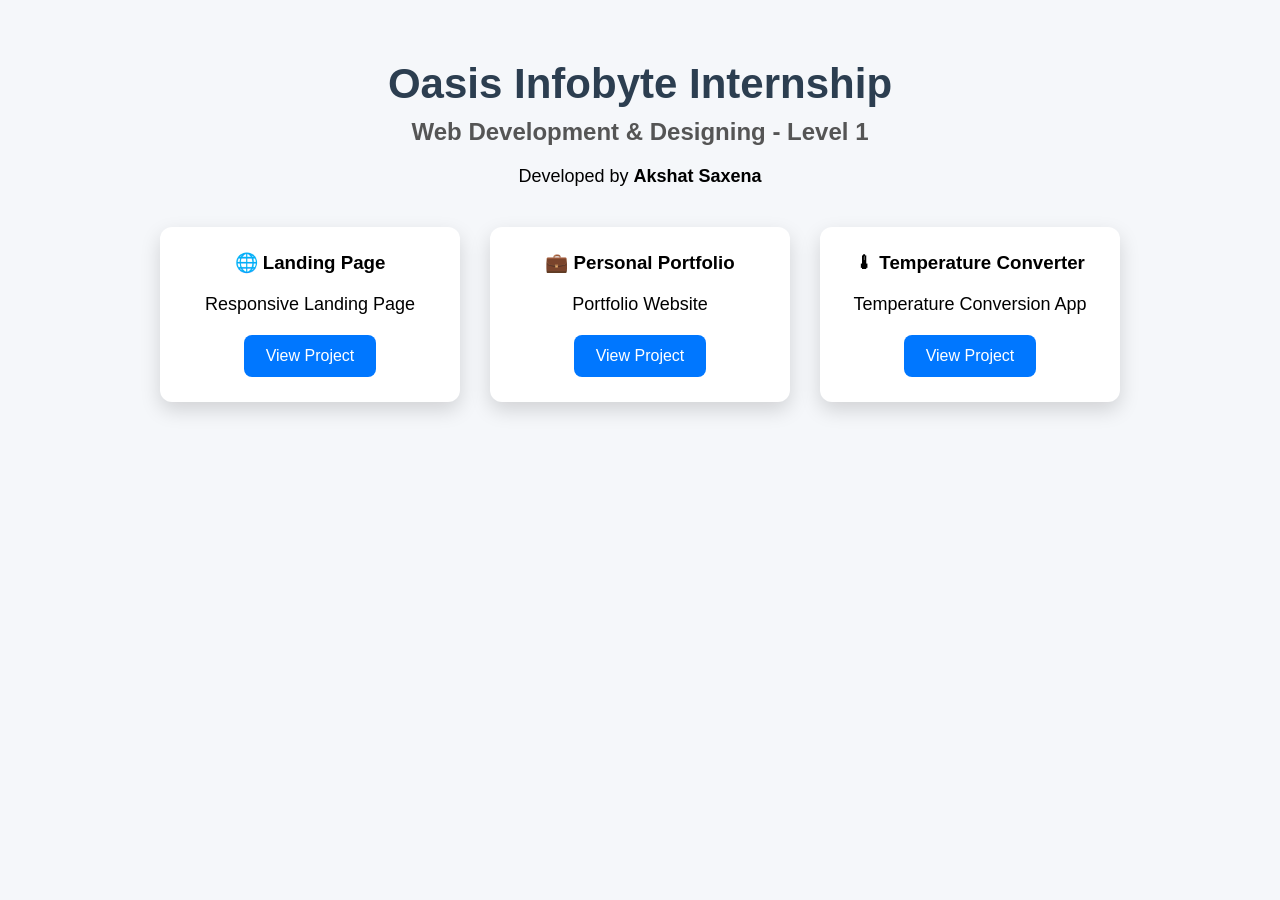
<file: index.html>
<!DOCTYPE html>
<html lang="en">
<head>
    <meta charset="UTF-8">
    <meta name="viewport" content="width=device-width, initial-scale=1.0">
    <title>Oasis Infobyte Projects</title>
    <link rel="stylesheet" href="style.css">
</head>
<body>

<div class="container">

    <h1>Oasis Infobyte Internship</h1>

    <h2>Web Development & Designing - Level 1</h2>

    <p>Developed by <strong>Akshat Saxena</strong></p>

    <div class="cards">

        <div class="card">
            <h3>🌐 Landing Page</h3>
            <p>Responsive Landing Page</p>
            <a href="WebDev-L1-LandingPage/">View Project</a>
        </div>

        <div class="card">
            <h3>💼 Personal Portfolio</h3>
            <p>Portfolio Website</p>
            <a href="WebDev-L1-Portfolio/">View Project</a>
        </div>

        <div class="card">
            <h3>🌡 Temperature Converter</h3>
            <p>Temperature Conversion App</p>
            <a href="WebDev-L1-TemperatureConverter/">View Project</a>
        </div>

    </div>

</div>

</body>
</html>
</file>
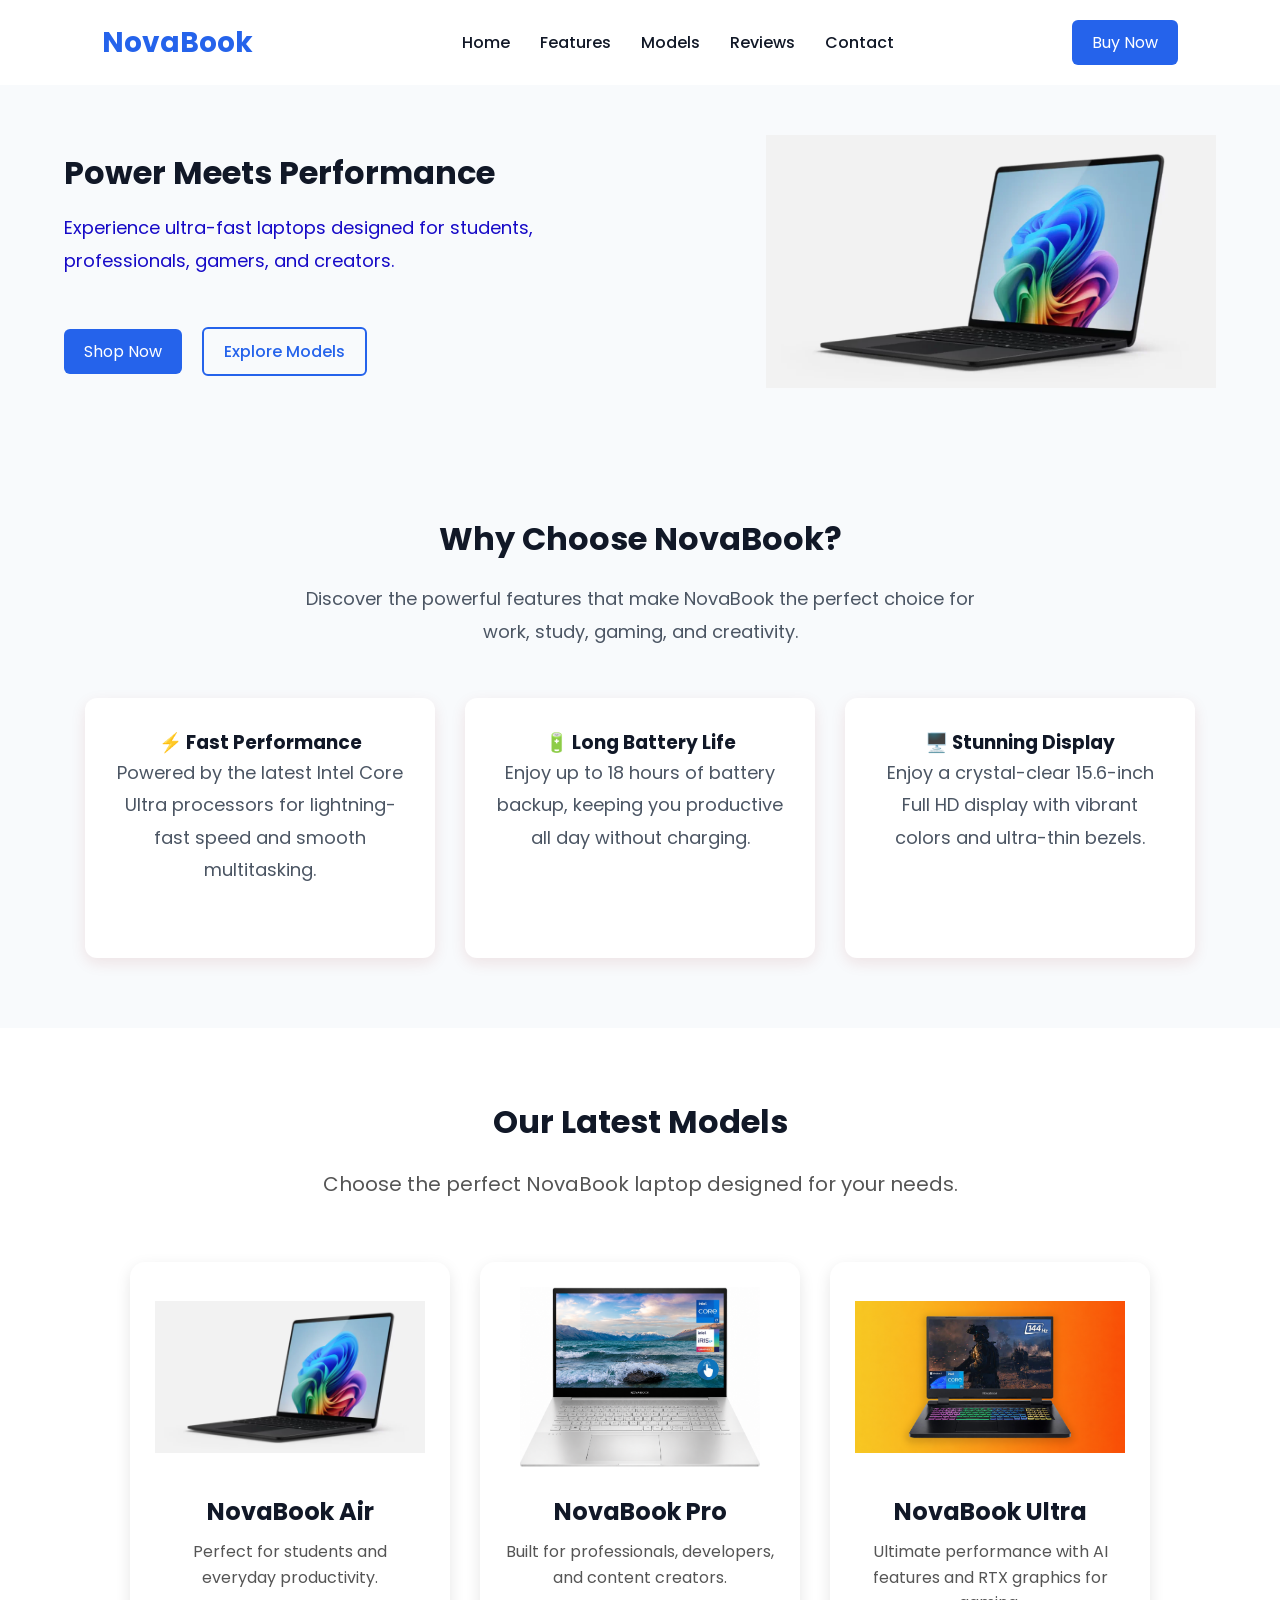
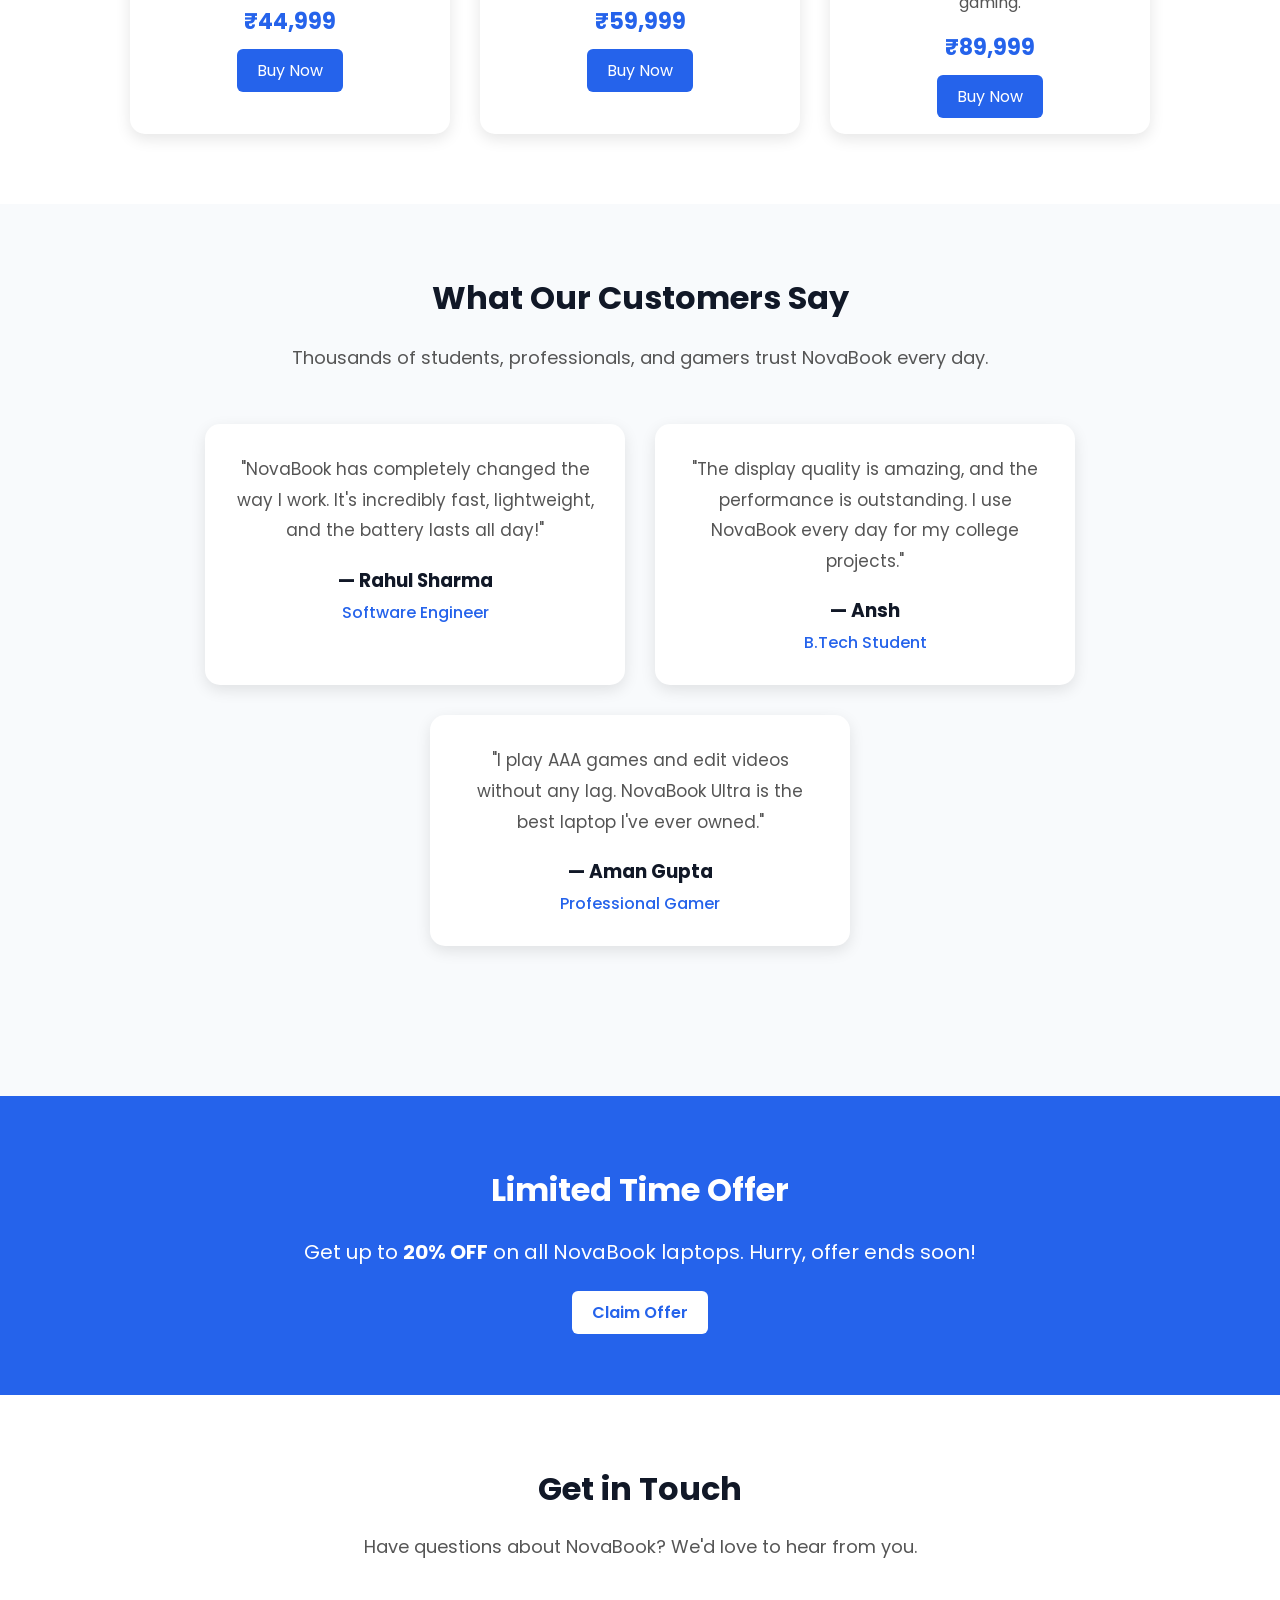
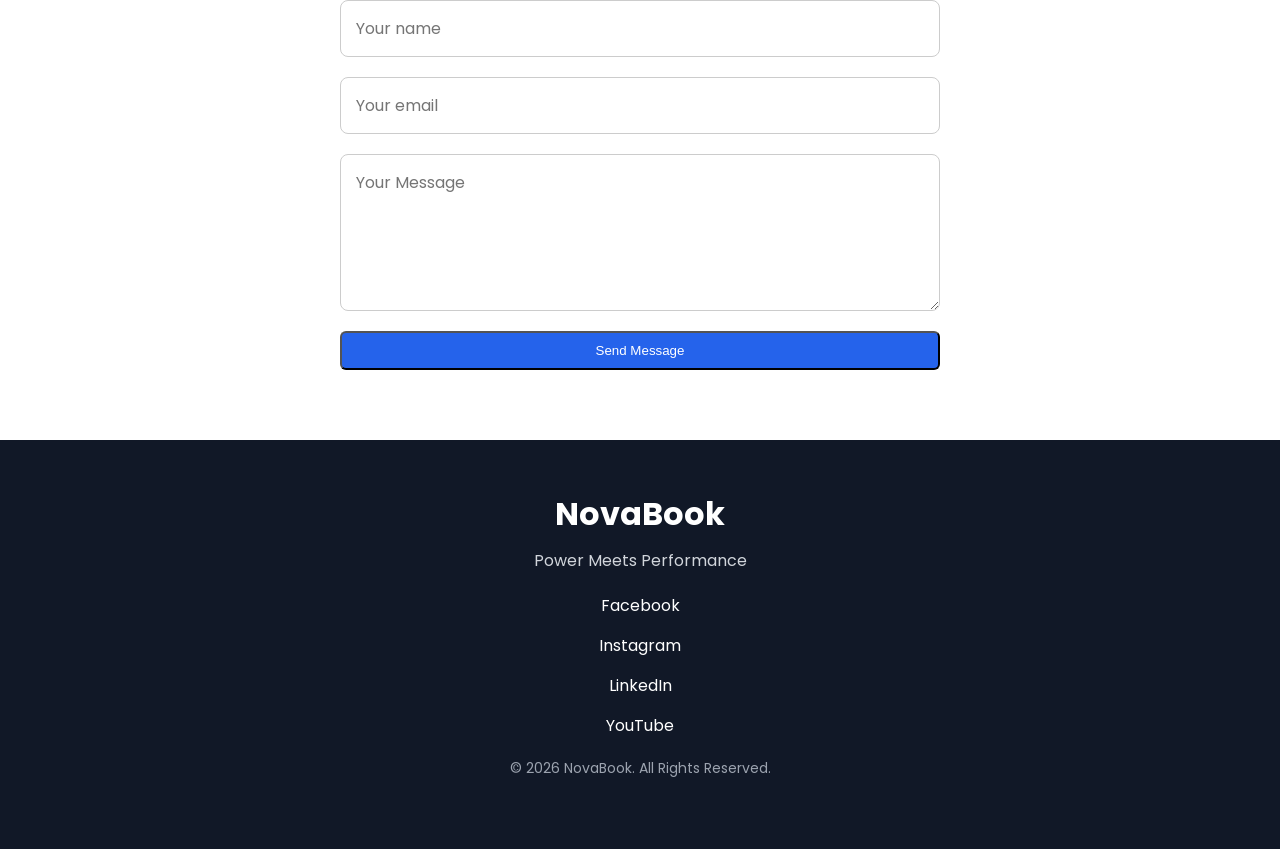
<file: WebDev-L1-LandingPage/index.html>
<!DOCTYPE html>
<html lang="en">
<head>
    <meta charset="UTF-8">
    <meta name="viewport" content="width=device-width, initial-scale=1.0">
    <title>NovaBook | Power Meets Performance</title>

    <!-- Google Font (We'll add this in the next step) -->
<link rel="preconnect" href="https://fonts.googleapis.com">
<link rel="preconnect" href="https://fonts.gstatic.com" crossorigin>
<link href="https://fonts.googleapis.com/css2?family=Poppins:ital,wght@0,100;0,200;0,300;0,400;0,500;0,600;0,700;0,800;0,900;1,100;1,200;1,300;1,400;1,500;1,600;1,700;1,800;1,900&display=swap" rel="stylesheet">
    <link rel="stylesheet" href="style.css">
</head>
<body>

    <header>
    <nav>

        <div class="logo">
            NovaBook
        </div>

        <ul class="nav-links">
    <li><a href="#home">Home</a></li>
    <li><a href="#features">Features</a></li>
    <li><a href="#models">Models</a></li>
    <li><a href="#reviews">Reviews</a></li>
    <li><a href="#contact">Contact</a></li>
</ul>

<a href="#models" class="btn">Buy Now</a>

    </nav>
</header>

    <main>

       <section class="hero" id="home">

    <div class="hero-content">

        <h1>Power Meets Performance</h1>

        <p>
            Experience ultra-fast laptops designed for students, professionals, gamers, and creators.
        </p>

        <div class="hero-buttons">
            <a href="#" class="btn">Shop Now</a>
            <a href="#models" class="btn-secondary">Explore Models</a>
        </div>

    </div>

    <div class="hero-image">
        <img src="images/hero-laptop.jpg" alt="NovaBook Laptop">
    </div>

</section>
<section class="features" id="features">

    <h2>Why Choose NovaBook?</h2>

    <p>
        Discover the powerful features that make NovaBook the perfect choice for work, study, gaming, and creativity.
    </p>

    <div class="feature-container">

        <div class="feature-card">
            <h3>⚡ Fast Performance</h3>
            <p>
                Powered by the latest Intel Core Ultra processors for lightning-fast speed and smooth multitasking.
            </p>
        </div>

        <div class="feature-card">
            <h3>🔋 Long Battery Life</h3>
            <p>
                Enjoy up to 18 hours of battery backup, keeping you productive all day without charging.
            </p>
        </div>

        <div class="feature-card">
            <h3>🖥️ Stunning Display</h3>
            <p>
                Enjoy a crystal-clear 15.6-inch Full HD display with vibrant colors and ultra-thin bezels.
            </p>
        </div>

    </div>

</section>
         

      <section class="products" id="models">
    <h2>Our Latest Models</h2>

    <p>
        Choose the perfect NovaBook laptop designed for your needs.
    </p>
    <div class="product-container">

<div class="product-card">

    <img src="images/hero-laptop.jpg" alt="NovaBook Air">

    <h3>NovaBook Air</h3>

    <p>Perfect for students and everyday productivity.</p>

    <h4>₹44,999</h4>

    <a href="#" class="btn">Buy Now</a>

</div>
<div class="product-card">

    <img src="images/pro.png" alt="NovaBook Pro">

    <h3>NovaBook Pro</h3>

    <p>Built for professionals, developers, and content creators.</p>

    <h4>₹59,999</h4>
    <a href="#" class="btn">Buy Now</a>

</div>
<div class="product-card">

<img src="images/Ultra.png" alt="NovaBook Ultra">
    <h3>NovaBook Ultra</h3>

    <p>Ultimate performance with AI features and RTX graphics for gaming.</p>

    <h4>₹89,999</h4>

    <a href="#" class="btn">Buy Now</a>

</div>
</div>

</section>

        <!-- Why Choose NovaBook -->

        
<section class="testimonials" id="reviews">
    <h2>What Our Customers Say</h2>

    <p>
        Thousands of students, professionals, and gamers trust NovaBook every day.
    </p>

   <div class="testimonial-container">

    <div class="testimonial-card">

        <p>
            "NovaBook has completely changed the way I work. It's incredibly fast, lightweight, and the battery lasts all day!"
        </p>

        <h3>— Rahul Sharma</h3>

        <span>Software Engineer</span>

    </div>
    <div class="testimonial-card">

    <p>
        "The display quality is amazing, and the performance is outstanding. I use NovaBook every day for my college projects."
    </p>

    <h3>— Ansh </h3>

    <span>B.Tech Student</span>

</div>
<div class="testimonial-card">

    <p>
        "I play AAA games and edit videos without any lag. NovaBook Ultra is the best laptop I've ever owned."
    </p>

    <h3>— Aman Gupta</h3>

    <span>Professional Gamer</span>

</div>
</div>

</section>

        <section class="offer">

    <h2>Limited Time Offer</h2>

    <p>
        Get up to <strong>20% OFF</strong> on all NovaBook laptops.
        Hurry, offer ends soon!
    </p>

    <a href="#" class="btn">Claim Offer</a>

</section>

        <!-- FAQ -->

       
<section class="contact" id="contact">
    <h2>Get in Touch</h2>

    <p>
        Have questions about NovaBook? We'd love to hear from you.
    </p>

    <form class="contact-form">

        <input type="text" placeholder="Your name ">

        <input type="email" placeholder = "Your email">

        <textarea rows="5" placeholder="Your Message"></textarea>

        <button class="btn">Send Message</button>

    </form>

</section>

    </main>

    <footer>
       

    <h3>NovaBook</h3>

    <p>Power Meets Performance</p>

    <div class="footer-links">
        <a href="#">Facebook</a>
        <a href="#">Instagram</a>
        <a href="#">LinkedIn</a>
        <a href="#">YouTube</a>
    </div>

    <p class="copyright">
        © 2026 NovaBook. All Rights Reserved.
    </p>


    </footer>

</body>
</html>
</file>
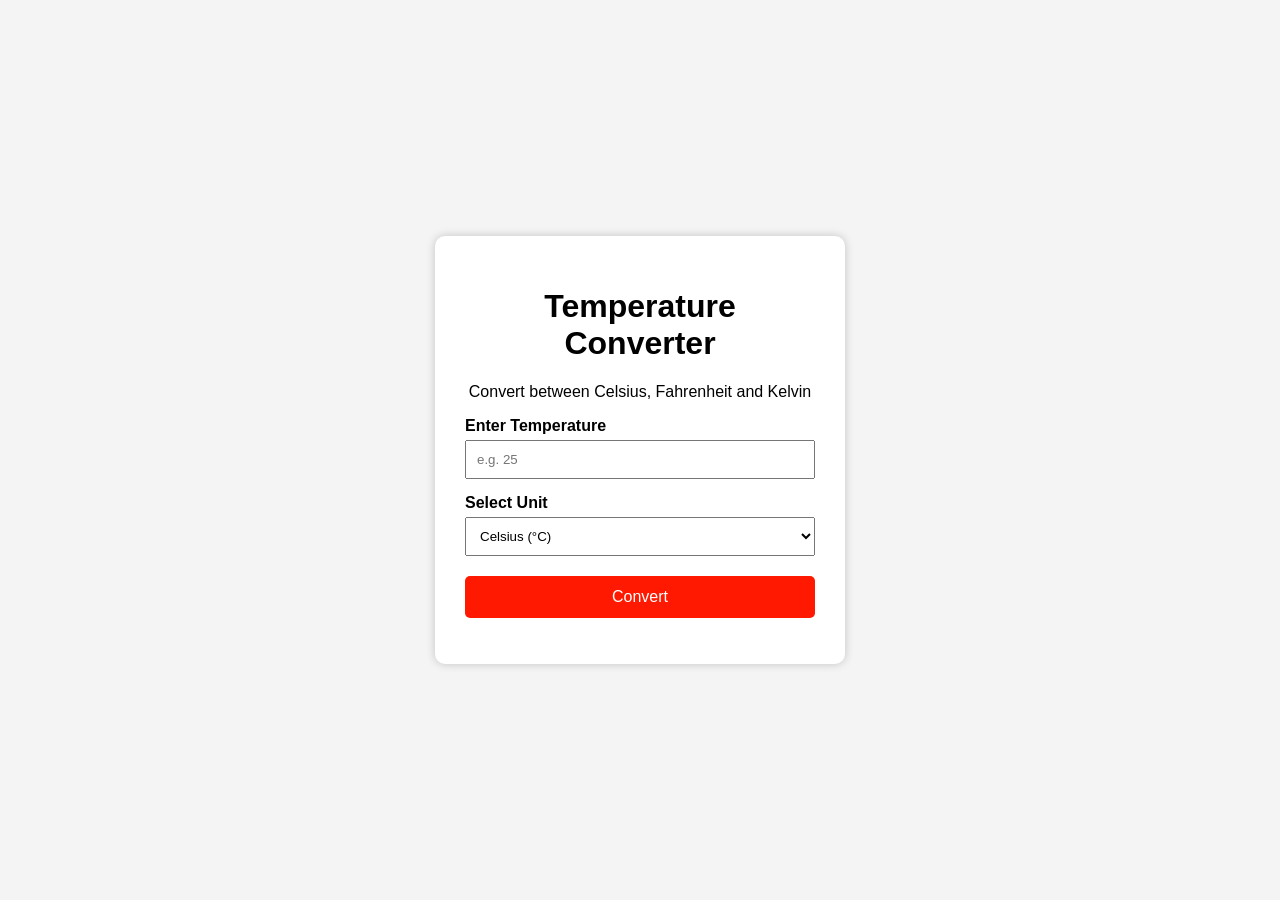
<file: WebDev-L1-TemperatureConverter/index.html>
<!DOCTYPE html>
<html lang="en">
<head>
    <meta charset="UTF-8">
    <meta name="viewport" content="width=device-width, initial-scale=1.0">
    <title>Temperature Converter</title>

    <link rel="stylesheet" href="style.css">
</head>

<body>

<div class="container">

    <h1>Temperature Converter</h1>
    <p>Convert between Celsius, Fahrenheit and Kelvin</p>

    <label for="temperature">Enter Temperature</label>
    <input
        type="number"
        id="temperature"
        placeholder="e.g. 25"
    >

    <label for="unit">Select Unit</label>

    <select id="unit">
        <option value="celsius">Celsius (°C)</option>
        <option value="fahrenheit">Fahrenheit (°F)</option>
        <option value="kelvin">Kelvin (K)</option>
    </select>

    <button id="convertBtn">Convert</button>

    <p id="error" class="error"></p>

    <div id="result">
        <h3>Converted Temperatures</h3>

        <p id="celsiusResult">Celsius: -- °C</p>
        <p id="fahrenheitResult">Fahrenheit: -- °F</p>
        <p id="kelvinResult">Kelvin: -- K</p>
    </div>

</div>

<script src="script.js"></script>

</body>
</html>
</file>
<file: style.css>
*{
    margin:0;
    padding:0;
    box-sizing:border-box;
    font-family:Arial,sans-serif;
}

body{
    background:#f5f7fa;
}

.container{
    width:90%;
    max-width:1100px;
    margin:auto;
    text-align:center;
    padding:60px 20px;
}

h1{
    color:#2c3e50;
    font-size:42px;
}

h2{
    color:#555;
    margin-top:10px;
}

p{
    margin:20px 0 40px;
    font-size:18px;
}

.cards{
    display:flex;
    justify-content:center;
    gap:30px;
    flex-wrap:wrap;
}

.card{
    width:300px;
    background:white;
    border-radius:12px;
    padding:25px;
    box-shadow:0 8px 20px rgba(0,0,0,.15);
}

.card h3{
    margin-bottom:15px;
}

.card p{
    margin-bottom:20px;
}

.card a{
    text-decoration:none;
    background:#0077ff;
    color:white;
    padding:12px 22px;
    border-radius:8px;
    display:inline-block;
}

.card a:hover{
    background:#005fd1;
}
</file>
<file: WebDev-L1-LandingPage/style.css>
html{
    scroll-behavior: smooth;
}
*{
    margin: 0;
    padding: 0;
    box-sizing: border-box;
}
:root{
    --primary-color: #2563EB;
    --dark-color: #111827;
    --white-color: #FFFFFF;
    --light-color: #F8FAFC;
    --accent-color: #60A5FA;
}
body{
    font-family: 'Poppins', sans-serif;
    background-color: #F8FAFC;
    color: #111827;
}
nav{
    display: flex;
    justify-content: space-between;
    align-items: center;
    padding: 20px 8%;


    position: sticky;
    top: 0;
    background-color: var(--white-color);
    z-index: 1000;
}
.nav-links{
    display: flex;
    list-style: none;
}
.nav-links a{
    text-decoration: none;
    color: var(--dark-color);
    font-weight: 500;
}
.nav-links li{
    margin-left: 30px;
}
.logo{
    font-size: 28px;
    font-weight: 700;
    color: var(--primary-color);
}
.btn{
    text-decoration: none;
    background-color: var(--primary-color);
    color: var(--white-color);
    padding: 10px 20px;
    border-radius: 6px;
}
.btn:hover{
    background-color: var(--accent-color);
}
.hero{
    display: flex;
    justify-content: space-between;
    align-items: center;
    padding: 60px 8%;
    gap: 50px;
}
.hero-image img{
    width: 450px;
    max-width: 100%;
}
.hero-buttons{
    display: flex;
    align-items: center;
    gap: 20px;
}
.hero h1{
    margin-bottom: 20px;
}

.hero p{
    margin-bottom: 30px;
}

.hero-buttons{
    margin-top: 20px;
}
.hero-content{
    flex: 1;
    display: flex;
    flex-direction: column;
    justify-content: center;
}
.btn-secondary{
    text-decoration: none;
    color: var(--primary-color);
    border: 2px solid var(--primary-color);
    padding: 10px 20px;
    border-radius: 6px;
    font-weight: 500;
    transition: 0.3s;
}
.hero h1{
    font-size: 55px;
    line-height: 1.2;
    font-weight: 700;
    margin-bottom: 20px;
}

.hero p{
    font-size: 18px;
    color: #1609c7;
    max-width: 550px;
    line-height: 1.8;
    margin-bottom: 30px;
}
.btn-secondary:hover{
    background-color: var(--primary-color);
    color: var(--white-color);
}
.features{
    padding: 40px 8% 80px;
    text-align: center;
}
.features h2{
    font-size: 40px;
    margin-bottom: 20px;
}
.features p{
    font-size: 18px;
    color: #4B5563;
    max-width: 700px;
    margin: 0 auto 50px;
    line-height: 1.8;
}
.feature-container{
    display: flex;
    justify-content: center;
    gap: 30px;
    margin-top: 40px;
    flex-wrap: wrap;
}
.feature-card{
    background-color: var(--white-color);
    padding: 30px;
    border-radius: 12px;
    width: 350px;
    height: 260px;
    box-shadow: 0 5px 15px rgba(147, 17, 17, 0.1);
    transition: 0.3s;
}
.feature-card:hover{
    transform: translateY(-8px);
}
/* ===========================
   Products Section
=========================== */

.products{
    padding: 100px 8%;
    background-color: var(--white-color);
    text-align: center;
}

.products h2{
    font-size: 42px;
    margin-bottom: 20px;
    color: var(--dark-color);
}

.products p{
    font-size: 20px;
    color: #555;
    max-width: 700px;
    margin: auto;
    line-height: 1.8;
}
.product-container{
    display: flex;
    justify-content: center;
    gap: 30px;
    flex-wrap: wrap;
    margin-top: 60px;
}
.product-card{
    background-color: var(--white-color);
    width: 320px;
    padding: 25px;
    border-radius: 15px;
    box-shadow: 0 5px 15px rgba(0,0,0,0.1);
    text-align: center;
    transition: 0.3s;
}
.product-card img{
    width: 100%;
    height: 180px;
    object-fit: contain;
    margin-bottom: 20px;
}
.product-card h3{
    font-size: 24px;
    margin-bottom: 10px;
}

.product-card p{
    font-size: 16px;
    color: #555;
    margin-bottom: 15px;
    line-height: 1.6;
}

.product-card h4{
    font-size: 22px;
    color: var(--primary-color);
    margin-bottom: 20px;
}
.product-card:hover{
    transform: translateY(-10px);
}
/* ===========================
   Testimonials Section
=========================== */

.testimonials{
    padding: 100px 8%;
    background-color: var(--light-color);
    text-align: center;
}

.testimonials h2{
    font-size: 42px;
    margin-bottom: 20px;
}

.testimonials p{
    font-size: 18px;
    color: #555;
    max-width: 700px;
    margin: auto;
    line-height: 1.8;
}
.testimonial-container{
    display: flex;
    justify-content: center;
    gap: 30px;
    margin-top: 50px;
    flex-wrap: wrap;
}

.testimonial-card{
    background-color: var(--white-color);
    width: 420px;
    padding: 30px;
    border-radius: 15px;
    box-shadow: 0 5px 15px rgba(0,0,0,0.1);
    transition: 0.3s;
}
.testimonial-card p{
    font-size: 17px;
    color: #555;
    line-height: 1.8;
    margin-bottom: 20px;
}

.testimonial-card h3{
    color: var(--dark-color);
    margin-bottom: 5px;
}

.testimonial-card span{
    color: var(--primary-color);
    font-weight: 500;
}
.testimonial-card:hover{
    transform: translateY(-8px);
}
.offer{
    background-color: var(--primary-color);
    color: var(--white-color);
    text-align: center;
    padding: 80px 8%;
    margin-top: 80px;
}
.offer h2{
    font-size: 42px;
    margin-bottom: 20px;
}

.offer p{
    font-size: 20px;
    margin-bottom: 30px;
    line-height: 1.8;
}
.offer .btn{
    background-color: var(--white-color);
    color: var(--primary-color);
    font-weight: 600;
}
/* ===========================
   Contact Section
=========================== */

.contact{
    padding: 100px 8%;
    background-color: var(--white-color);
    text-align: center;
}

.contact h2{
    font-size: 42px;
    margin-bottom: 20px;
}

.contact p{
    font-size: 18px;
    color: #555;
    margin-bottom: 40px;
}
.contact-form{
    max-width: 600px;
    margin: auto;
    display: flex;
    flex-direction: column;
    gap: 20px;
}
.contact-form input,
.contact-form textarea{
    width: 100%;
    padding: 15px;
    border: 1px solid #ccc;
    border-radius: 8px;
    font-size: 16px;
    font-family: 'Poppins', sans-serif;
    outline: none;
}
.contact-form input:focus,
.contact-form textarea:focus{
    border-color: var(--primary-color);
}
/* ===========================
   Footer
=========================== */

footer{
    background-color: var(--dark-color);
    color: var(--white-color);
    text-align: center;
    padding: 50px 8%;
}
footer h3{
    font-size: 32px;
    margin-bottom: 10px;
    color: var(--white-color);
}
footer p{
    color: #D1D5DB;
    margin-bottom: 20px;
}
.footer-links{
    display: flex;
    justify-content: center;
    gap: 25px;
    margin-bottom: 20px;
    flex-wrap: wrap;
}

.footer-links a{
    text-decoration: none;
    color: var(--white-color);
    transition: 0.3s;
}
.footer-links a:hover{
    color: var(--accent-color);
}
.copyright{
    font-size: 14px;
    color: #9CA3AF;
    margin-top: 20px;
}
/* ===========================
   Responsive Design
=========================== */

@media (max-width: 768px){
    nav{
    flex-direction: column;
    gap: 20px;
}

.nav-links{
    flex-direction: column;
    align-items: center;
}

.nav-links li{
    margin: 10px 0;
}
.hero{
    flex-direction: column;
    text-align: center;
}

.hero-image img{
    width: 300px;
}

.hero-buttons{
    justify-content: center;
}
.feature-card,
.product-card,
.testimonial-card{
    width: 100%;
    max-width: 350px;
}
}
.hero h1,
.features h2,
.products h2,
.testimonials h2,
.offer h2,
.contact h2{
    font-size: 32px;
}
.footer-links{
    flex-direction: column;
    gap: 15px;
}
.hero{
    padding: 50px 5%;
}

.features,
.products,
.testimonials,
.offer,
.contact{
    padding: 70px 5%;
}
</file>
<file: WebDev-L1-TemperatureConverter/style.css>
/* Style the whole page */
body {
    font-family: Arial, sans-serif;
    background-color: #f4f4f4;

    display: flex;
    justify-content: center;
    align-items: center;

    height: 100vh;
    margin: 0;
}

/* Main container */
.container {
    background-color: white;
    padding: 30px;
    width: 350px;

    border-radius: 10px;
    box-shadow: 0 0 10px rgba(0,0,0,0.2);
}

/* Heading */
h1 {
    text-align: center;
}

p {
    text-align: center;
}

/* Labels */
label {
    display: block;
    margin-top: 15px;
    margin-bottom: 5px;
    font-weight: bold;
}

/* Input and dropdown */
input,
select {
    width: 100%;
    padding: 10px;
    box-sizing: border-box;
}
/* Convert Button */
button {
    width: 100%;
    padding: 12px;
    margin-top: 20px;
    background-color: #ff1900;
    color: white;
    border: none;
    border-radius: 5px;
    font-size: 16px;
    cursor: pointer;
}

/* Hover Effect */
button:hover {
    background-color: #00a1b3;
}
/* Result Section */
#result {
    margin-top: 20px;
    padding: 15px;
    background-color: #f0f0f0;
    border-radius: 5px;
}

#result h3 {
    margin-top: 0;
    text-align: center;
}

#result p {
    text-align: left;
    margin: 8px 0;
}
.error {
    color: red;
    font-weight: bold;
    margin-top: 10px;
}
#result {
    display: none;
}
</file>
